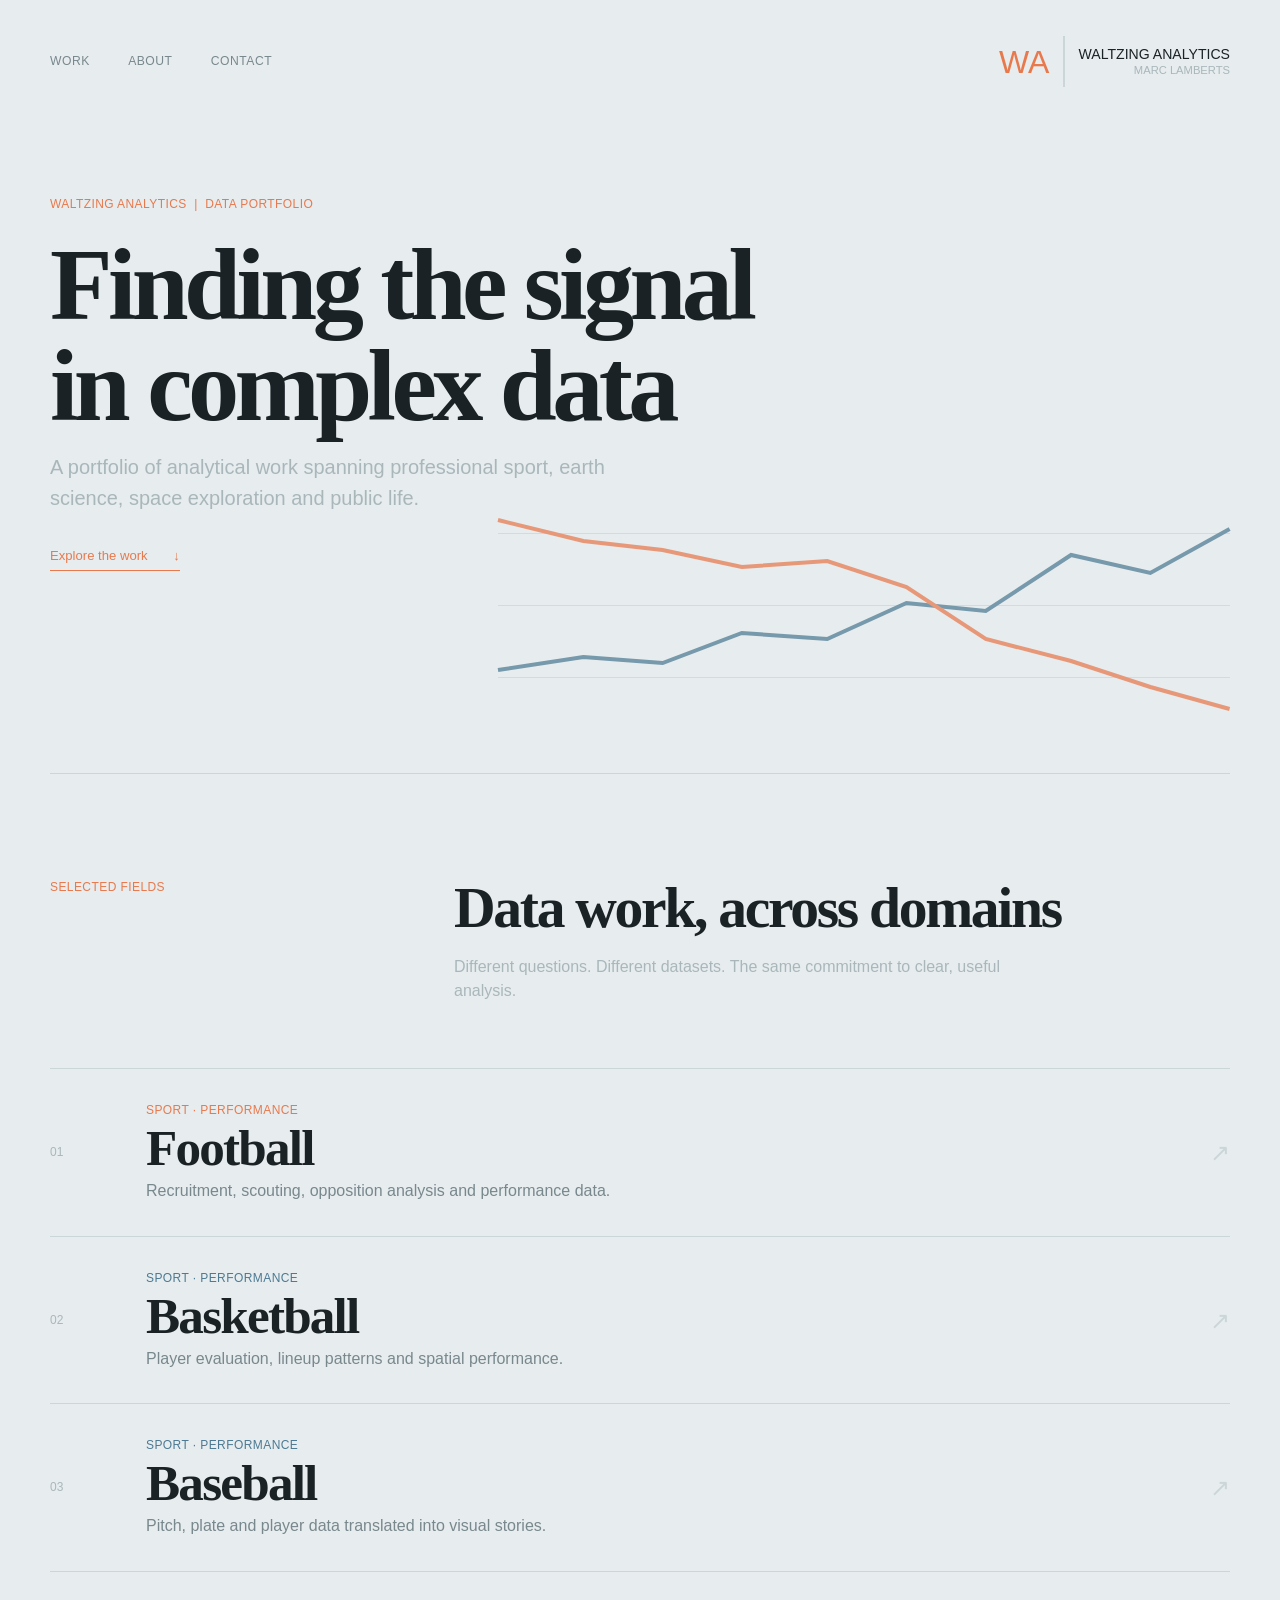
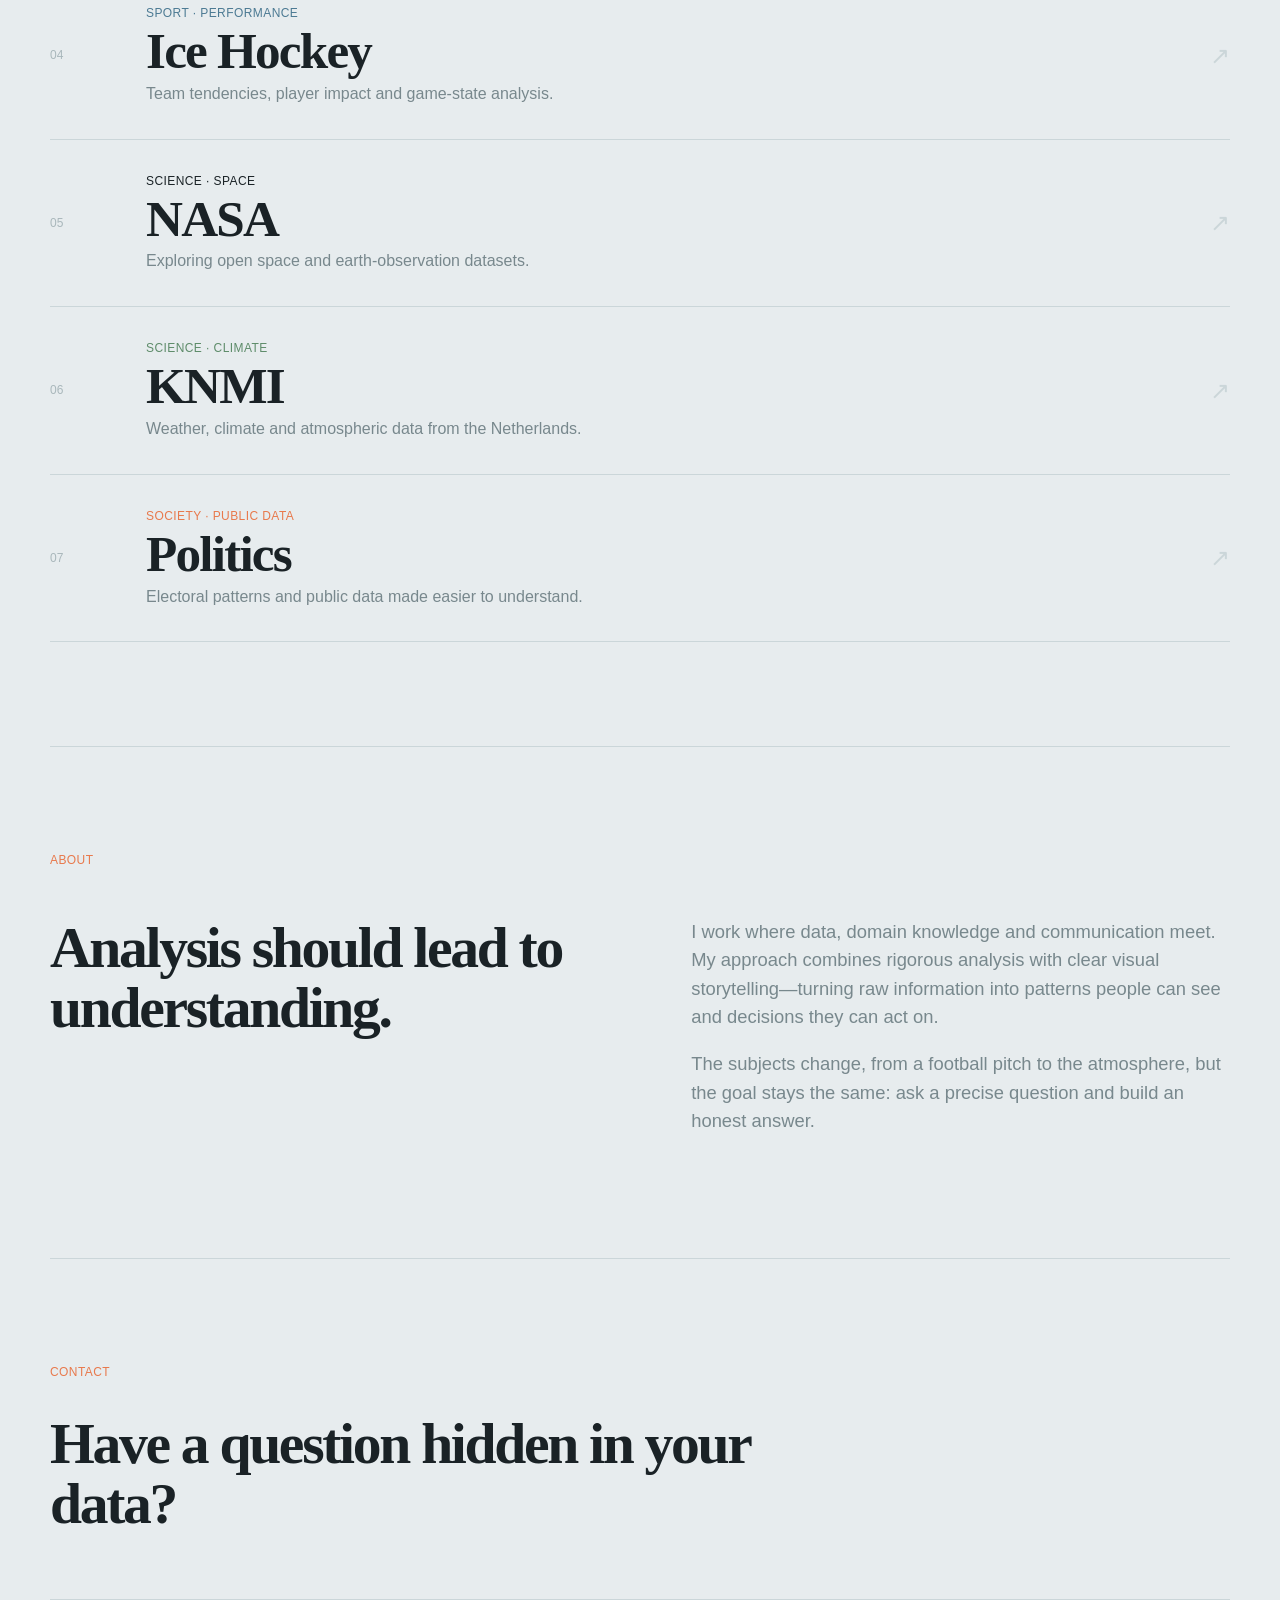
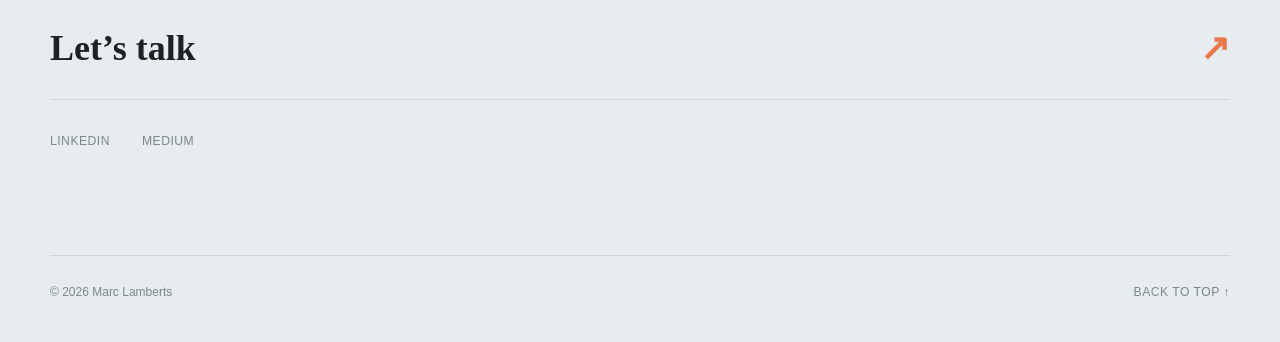
<file: index.html>
<!DOCTYPE html>
<html lang="en">
<head>
  <meta charset="UTF-8" />
  <meta name="viewport" content="width=device-width, initial-scale=1.0" />
  <title>Marc Lamberts — Data Portfolio</title>
  <meta name="description" content="Data analysis and visualisation across sport, science, weather and politics by Marc Lamberts." />
  <link rel="stylesheet" href="style.css" />
</head>
<body>
  <header class="site-header">
    <a class="wordmark" href="#top" aria-label="Waltzing Analytics, home"><span class="wordmark__mark">WA</span><span class="wordmark__divider"></span><span class="wordmark__text"><strong>Waltzing Analytics</strong><small>Marc Lamberts</small></span></a>
    <nav class="site-nav" aria-label="Main navigation"><a href="#work">Work</a><a href="#about">About</a><a href="#contact">Contact</a></nav>
  </header>

  <main id="top">
    <section class="hero" aria-labelledby="hero-title">
      <p class="eyebrow">Waltzing Analytics&nbsp; | &nbsp;Data portfolio</p>
      <h1 id="hero-title">Finding the signal<br />in complex data</h1>
      <p class="hero__intro">A portfolio of analytical work spanning professional sport, earth science, space exploration and public life.</p>
      <a class="hero__link" href="#work">Explore the work <span aria-hidden="true">↓</span></a>
      <div class="hero__chart" aria-hidden="true">
        <span class="chart-grid chart-grid--one"></span><span class="chart-grid chart-grid--two"></span><span class="chart-grid chart-grid--three"></span>
        <svg viewBox="0 0 600 240" preserveAspectRatio="none">
          <polyline class="chart-line chart-line--blue" points="0,185 70,172 135,178 200,148 270,154 335,118 400,126 470,70 535,88 600,44" />
          <polyline class="chart-line chart-line--coral" points="0,35 70,56 135,65 200,82 270,76 335,102 400,154 470,176 535,202 600,224" />
        </svg>
      </div>
    </section>

    <section id="work" class="work" aria-labelledby="work-title">
      <div class="section-heading">
        <p class="eyebrow">Selected fields</p>
        <h2 id="work-title">Data work, across domains</h2>
        <p>Different questions. Different datasets. The same commitment to clear, useful analysis.</p>
      </div>
      <div class="project-grid">
        <article class="project-card project-card--football"><span class="project-card__number">01</span><div><p class="project-card__type">Sport · Performance</p><h3>Football</h3><p>Recruitment, scouting, opposition analysis and performance data.</p></div><span class="project-card__arrow" aria-hidden="true">↗</span></article>
        <article class="project-card"><span class="project-card__number">02</span><div><p class="project-card__type">Sport · Performance</p><h3>Basketball</h3><p>Player evaluation, lineup patterns and spatial performance.</p></div><span class="project-card__arrow" aria-hidden="true">↗</span></article>
        <article class="project-card"><span class="project-card__number">03</span><div><p class="project-card__type">Sport · Performance</p><h3>Baseball</h3><p>Pitch, plate and player data translated into visual stories.</p></div><span class="project-card__arrow" aria-hidden="true">↗</span></article>
        <article class="project-card"><span class="project-card__number">04</span><div><p class="project-card__type">Sport · Performance</p><h3>Ice Hockey</h3><p>Team tendencies, player impact and game-state analysis.</p></div><span class="project-card__arrow" aria-hidden="true">↗</span></article>
        <article class="project-card project-card--nasa"><span class="project-card__number">05</span><div><p class="project-card__type">Science · Space</p><h3>NASA</h3><p>Exploring open space and earth-observation datasets.</p></div><span class="project-card__arrow" aria-hidden="true">↗</span></article>
        <article class="project-card project-card--knmi"><span class="project-card__number">06</span><div><p class="project-card__type">Science · Climate</p><h3>KNMI</h3><p>Weather, climate and atmospheric data from the Netherlands.</p></div><span class="project-card__arrow" aria-hidden="true">↗</span></article>
        <article class="project-card project-card--politics"><span class="project-card__number">07</span><div><p class="project-card__type">Society · Public data</p><h3>Politics</h3><p>Electoral patterns and public data made easier to understand.</p></div><span class="project-card__arrow" aria-hidden="true">↗</span></article>
      </div>
    </section>

    <section id="about" class="about" aria-labelledby="about-title">
      <p class="eyebrow">About</p>
      <div class="about__content">
        <h2 id="about-title">Analysis should lead to understanding.</h2>
        <div class="about__copy"><p>I work where data, domain knowledge and communication meet. My approach combines rigorous analysis with clear visual storytelling—turning raw information into patterns people can see and decisions they can act on.</p><p>The subjects change, from a football pitch to the atmosphere, but the goal stays the same: ask a precise question and build an honest answer.</p></div>
      </div>
    </section>

    <section id="contact" class="contact" aria-labelledby="contact-title">
      <p class="eyebrow">Contact</p>
      <h2 id="contact-title">Have a question hidden in your data?</h2>
      <a class="contact__email" href="mailto:marclamberts@outlook.com">Let’s talk <span aria-hidden="true">↗</span></a>
      <div class="contact__links"><a href="https://www.linkedin.com/in/marclamberts/" target="_blank" rel="noopener noreferrer">LinkedIn</a><a href="https://marclamberts.medium.com/" target="_blank" rel="noopener noreferrer">Medium</a></div>
    </section>
  </main>

  <footer class="site-footer"><span>© 2026 Marc Lamberts</span><a href="#top">Back to top ↑</a></footer>
</body>
</html>
</file>
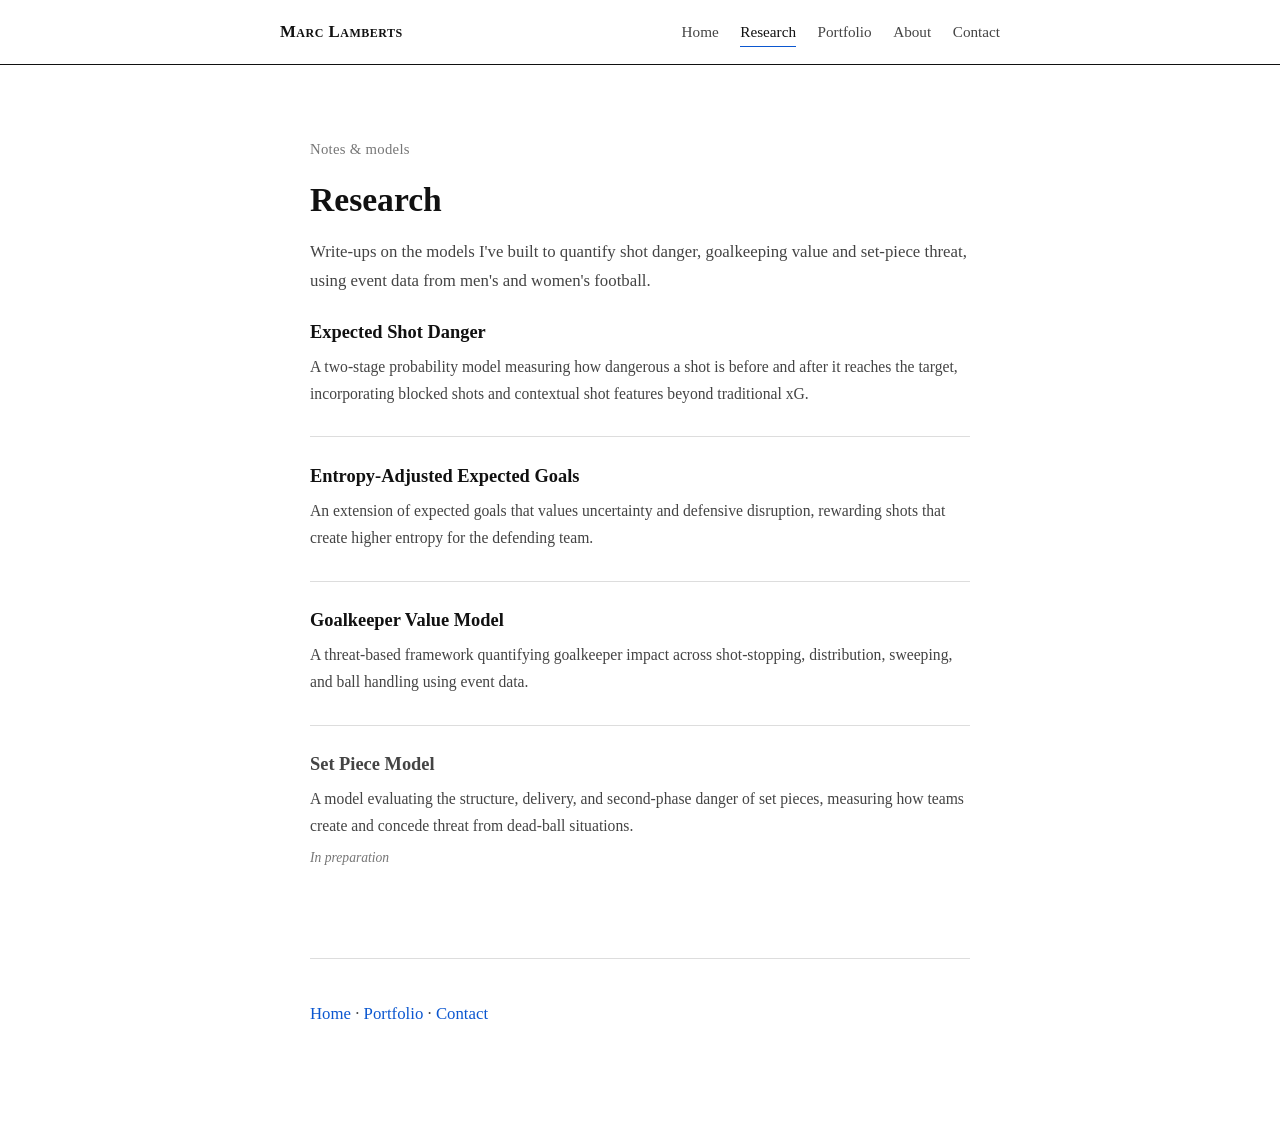
<file: research.html>
<!DOCTYPE html>
<html lang="en">
<head>
  <meta charset="UTF-8" />
  <meta name="viewport" content="width=device-width, initial-scale=1.0" />
  <title>Research | Marc Lamberts</title>

  <link rel="preconnect" href="https://fonts.googleapis.com">
  <link rel="preconnect" href="https://fonts.gstatic.com" crossorigin>
  <link href="https://fonts.googleapis.com/css2?family=Tinos:wght@400;700&family=STIX+Two+Text:ital,wght@0,400;0,700;1,400;1,700&display=swap" rel="stylesheet">
  <link rel="stylesheet" href="assets/css/site.css">
</head>
<body>

  <header class="site-header">
    <div class="site-header-inner">
      <a href="index.html" class="site-title">Marc Lamberts</a>
      <nav class="site-nav">
        <a href="index.html">Home</a>
        <a href="research.html" class="active">Research</a>
        <a href="portfolio.html">Portfolio</a>
        <a href="about.html">About</a>
        <a href="contact.html">Contact</a>
      </nav>
    </div>
  </header>

  <main class="container">

    <p class="kicker">Notes &amp; models</p>
    <h1>Research</h1>

    <p>
      Write-ups on the models I've built to quantify shot danger, goalkeeping value and
      set-piece threat, using event data from men's and women's football.
    </p>

    <ul class="research-list">

      <li class="research-item">
        <h3><a href="expected-shot-danger.html">Expected Shot Danger</a></h3>
        <p>A two-stage probability model measuring how dangerous a shot is before and after it
          reaches the target, incorporating blocked shots and contextual shot features beyond
          traditional xG.</p>
      </li>

      <li class="research-item">
        <h3><a href="entropy-adjusted-xg.html">Entropy-Adjusted Expected Goals</a></h3>
        <p>An extension of expected goals that values uncertainty and defensive disruption,
          rewarding shots that create higher entropy for the defending team.</p>
      </li>

      <li class="research-item">
        <h3><a href="goalkeeper-value-model.html">Goalkeeper Value Model</a></h3>
        <p>A threat-based framework quantifying goalkeeper impact across shot-stopping,
          distribution, sweeping, and ball handling using event data.</p>
      </li>

      <li class="research-item">
        <h3>Set Piece Model</h3>
        <p>A model evaluating the structure, delivery, and second-phase danger of set pieces,
          measuring how teams create and concede threat from dead-ball situations.</p>
        <span class="status">In preparation</span>
      </li>

    </ul>

    <footer class="site-footer">
      <p>
        <a href="index.html">Home</a> ·
        <a href="portfolio.html">Portfolio</a> ·
        <a href="contact.html">Contact</a>
      </p>
    </footer>

  </main>

</body>
</html>
</file>
<file: style.css>
:root {
  --canvas: #e7ecee;
  --ink: #1a2226;
  --muted: #78888d;
  --muted-2: #a9b7bb;
  --hair: #cbd6d9;
  --coral: #e8794c;
  --mid: #4c7a93;
  --def: #5e8c6a;
  --max-width: 1180px;
}

* { box-sizing: border-box; }
html { scroll-behavior: smooth; }
body {
  margin: 0;
  background: var(--canvas);
  color: var(--ink);
  font-family: "Helvetica Neue", Helvetica, Arial, sans-serif;
  line-height: 1.55;
  -webkit-font-smoothing: antialiased;
}
a { color: inherit; }

.site-header,
.hero,
.work,
.about,
.contact,
.site-footer {
  width: min(calc(100% - 6rem), var(--max-width));
  margin-inline: auto;
}

.site-header {
  display: flex;
  align-items: center;
  justify-content: space-between;
  padding: 2.25rem 0;
}

.wordmark {
  display: flex;
  align-items: center;
  gap: 0.85rem;
  margin-left: auto;
  text-decoration: none;
  text-transform: uppercase;
}
.wordmark__mark {
  color: var(--coral);
  font-size: 2rem;
  font-weight: 400;
  line-height: 1;
}
.wordmark__divider { width: 2px; height: 3.2rem; background: var(--hair); }
.wordmark__text { display: flex; flex-direction: column; align-items: flex-end; line-height: 1.25; }
.wordmark__text strong { font-size: 0.88rem; font-weight: 500; }
.wordmark__text small { color: var(--muted-2); font-size: 0.7rem; font-weight: 500; }
.site-nav { display: flex; order: -1; gap: clamp(1.25rem, 3vw, 2.5rem); }
.site-nav a,
.site-footer a,
.contact__links a {
  color: var(--muted);
  font-size: 0.76rem;
  font-weight: 500;
  letter-spacing: 0.04em;
  text-decoration: none;
  text-transform: uppercase;
}
.site-nav a:hover,
.site-footer a:hover,
.contact__links a:hover { color: var(--coral); }

main { overflow: hidden; }
.hero { position: relative; min-height: 650px; padding: 4.5rem 0 4rem; }
.eyebrow,
.project-card__type {
  margin: 0;
  color: var(--coral);
  font-size: 0.75rem;
  font-weight: 500;
  letter-spacing: 0.035em;
  text-transform: uppercase;
}
.hero h1,
.section-heading h2,
.about h2,
.contact h2,
.project-card h3 {
  font-family: Georgia, "Times New Roman", serif;
}
.hero h1 {
  position: relative;
  z-index: 2;
  max-width: 900px;
  margin: 1.35rem 0 1rem;
  font-size: clamp(3.6rem, 8vw, 7rem);
  font-weight: 700;
  letter-spacing: -0.045em;
  line-height: 0.98;
}
.hero__intro {
  position: relative;
  z-index: 2;
  max-width: 560px;
  margin: 0;
  color: var(--muted-2);
  font-size: clamp(1rem, 1.8vw, 1.25rem);
}
.hero__link {
  position: relative;
  z-index: 2;
  display: inline-flex;
  gap: 1.6rem;
  margin-top: 2rem;
  padding-bottom: 0.25rem;
  border-bottom: 1px solid var(--coral);
  color: var(--coral);
  font-size: 0.82rem;
  font-weight: 500;
  text-decoration: none;
}
.hero__chart {
  position: absolute;
  right: 0;
  bottom: 3rem;
  width: 62%;
  height: 240px;
  opacity: 0.72;
}
.hero__chart svg { position: absolute; inset: 0; width: 100%; height: 100%; overflow: visible; }
.chart-grid { position: absolute; right: 0; left: 0; height: 1px; background: var(--hair); }
.chart-grid--one { top: 20%; }
.chart-grid--two { top: 50%; }
.chart-grid--three { top: 80%; }
.chart-line { fill: none; stroke-width: 4; vector-effect: non-scaling-stroke; }
.chart-line--blue { stroke: var(--mid); }
.chart-line--coral { stroke: var(--coral); }

.work,
.about,
.contact { padding: 6.5rem 0; border-top: 1px solid var(--hair); }
.section-heading { display: grid; grid-template-columns: 1fr 2fr; gap: 1rem; margin-bottom: 4rem; }
.section-heading h2,
.about h2,
.contact h2 {
  margin: 0;
  font-size: clamp(2.4rem, 4.5vw, 4.5rem);
  font-weight: 700;
  letter-spacing: -0.04em;
  line-height: 1.05;
}
.section-heading > p:last-child { grid-column: 2; max-width: 560px; margin: 0; color: var(--muted-2); }

.project-grid { border-top: 1px solid var(--hair); }
.project-card {
  position: relative;
  display: grid;
  grid-template-columns: 4rem minmax(0, 1fr) auto;
  gap: 2rem;
  align-items: center;
  min-height: 155px;
  padding: 2rem 0;
  border-bottom: 1px solid var(--hair);
}
.project-card::before {
  position: absolute;
  top: -1px;
  bottom: -1px;
  left: -1.5rem;
  width: 0;
  content: "";
  background: rgba(255, 255, 255, 0.28);
  transition: width 220ms ease;
}
.project-card:hover::before { width: calc(100% + 3rem); }
.project-card > * { position: relative; }
.project-card__number { color: var(--muted-2); font-size: 0.75rem; }
.project-card h3 {
  margin: 0.15rem 0 0.35rem;
  font-size: clamp(2rem, 4vw, 3.8rem);
  font-weight: 700;
  letter-spacing: -0.035em;
  line-height: 1;
}
.project-card p:last-child { max-width: 560px; margin: 0; color: var(--muted); }
.project-card__arrow { color: var(--hair); font-size: 1.5rem; }
.project-card:nth-child(2) .project-card__type,
.project-card:nth-child(3) .project-card__type,
.project-card:nth-child(4) .project-card__type { color: var(--mid); }
.project-card--nasa .project-card__type { color: var(--ink); }
.project-card--knmi .project-card__type { color: var(--def); }
.project-card--politics .project-card__type { color: var(--coral); }

.about__content { display: grid; grid-template-columns: 1fr 1fr; gap: clamp(3rem, 8vw, 8rem); margin-top: 3rem; }
.about__copy { color: var(--muted); font-size: clamp(1rem, 1.6vw, 1.15rem); }
.about__copy p:first-child { margin-top: 0; }
.contact h2 { max-width: 800px; margin: 2rem 0 4rem; }
.contact__email {
  display: flex;
  justify-content: space-between;
  padding: 1.35rem 0;
  border-block: 1px solid var(--hair);
  color: var(--ink);
  font-family: Georgia, "Times New Roman", serif;
  font-size: clamp(1.4rem, 3vw, 2.25rem);
  font-weight: 700;
  text-decoration: none;
}
.contact__email span { color: var(--coral); }
.contact__links { display: flex; gap: 2rem; margin-top: 2rem; }
.site-footer { display: flex; justify-content: space-between; padding: 1.7rem 0 2.5rem; border-top: 1px solid var(--hair); color: var(--muted); font-size: 0.75rem; }

@media (max-width: 760px) {
  .site-header,.hero,.work,.about,.contact,.site-footer { width: min(calc(100% - 2rem),var(--max-width)); }
  .site-header { align-items: flex-start; }
  .site-nav { gap: 0.8rem; padding-top: 0.5rem; }
  .wordmark__text { display: none; }
  .wordmark__divider { display: none; }
  .hero { min-height: 610px; padding-top: 4rem; }
  .hero__chart { right: -8rem; bottom: 2rem; width: 120%; opacity: 0.48; }
  .section-heading,.about__content { grid-template-columns: 1fr; }
  .section-heading > p:last-child { grid-column: 1; }
  .project-card { grid-template-columns: 2rem 1fr auto; gap: 0.75rem; min-height: 170px; }
  .project-card p:last-child { font-size: 0.9rem; }
}

@media (prefers-reduced-motion: reduce) {
  html { scroll-behavior: auto; }
  * { transition: none !important; }
}
</file>
<file: assets/css/site.css>
/* Shared academic design system — Marc Lamberts */

:root{
  --text:#111;
  --muted:#444;
  --faint:#767676;
  --rule:#111;
  --rule-faint:#ddd;
  --link:#0b57d0;
  --bg:#fff;
  --codebg:#fafafa;
}

*{ box-sizing:border-box; }

html, body{ background:var(--bg); color:var(--text); }

body{
  margin:0;
  font-family:"Tinos","Times New Roman",Times,serif;
  font-size:16px;
  line-height:1.65;
  -webkit-font-smoothing:antialiased;
  text-rendering:optimizeLegibility;
}

/* ---------- Site header / nav ---------- */

.site-header{
  border-bottom:1px solid var(--rule);
  background:var(--bg);
  position:sticky;
  top:0;
  z-index:20;
}

.site-header-inner{
  max-width:760px;
  margin:0 auto;
  padding:1.1rem 1.25rem;
  display:flex;
  justify-content:space-between;
  align-items:baseline;
  flex-wrap:wrap;
  gap:.75rem 1.5rem;
}

.site-title{
  font-family:"Tinos","Times New Roman",Times,serif;
  font-weight:700;
  font-size:1.05rem;
  font-variant-caps:small-caps;
  letter-spacing:.03em;
  color:var(--text);
  text-decoration:none;
}

.site-nav{
  display:flex;
  gap:1.35rem;
  flex-wrap:wrap;
}

.site-nav a{
  font-size:.95rem;
  color:var(--muted);
  text-decoration:none;
  border-bottom:1px solid transparent;
  padding-bottom:2px;
}

.site-nav a:hover,
.site-nav a.active{
  color:var(--text);
  border-bottom-color:var(--link);
}

/* ---------- Page container & typography ---------- */

.container{
  max-width:700px;
  margin:0 auto;
  padding:3.5rem 1.25rem 5rem;
}

h1{
  font-size:2.1rem;
  line-height:1.25;
  margin:0 0 .6rem;
  font-weight:700;
}

h2{
  font-size:1.35rem;
  margin:2.4rem 0 .85rem;
  padding-bottom:.4rem;
  border-bottom:1px solid var(--rule-faint);
  font-weight:700;
}

h3{
  font-size:1.1rem;
  margin:1.6rem 0 .5rem;
  font-weight:700;
}

p{
  color:var(--muted);
  font-size:1.05rem;
  margin:1rem 0;
  line-height:1.75;
}

ul, ol{
  color:var(--muted);
  font-size:1.05rem;
  line-height:1.75;
  margin:1rem 0 1rem 1.3rem;
}

li{ margin:.4rem 0; }

a{
  color:var(--link);
  text-decoration:none;
}
a:hover{ text-decoration:underline; }

.kicker{
  color:var(--faint);
  font-size:.92rem;
  letter-spacing:.02em;
}

.formula, .equation{
  font-family:ui-monospace, SFMono-Regular, Menlo, Monaco, Consolas, "Liberation Mono","Courier New", monospace;
  background:var(--codebg);
  border:1px solid var(--rule-faint);
  padding:1rem 1.1rem;
  margin:1.3rem 0;
  color:var(--text);
  font-size:.95rem;
  overflow:auto;
}

/* ---------- Research listing (used on research.html and home preview) ---------- */

.research-list{
  list-style:none;
  margin:0;
  padding:0;
}

.research-item{
  padding:1.4rem 0;
  border-top:1px solid var(--rule-faint);
}

.research-item:first-child{ border-top:none; padding-top:.25rem; }

.research-item h3{
  margin:0 0 .3rem;
  font-size:1.15rem;
}

.research-item h3 a{
  color:var(--text);
}
.research-item h3 a:hover{ color:var(--link); }

.research-item p{
  margin:.3rem 0 0;
  font-size:.98rem;
}

.research-item .status{
  display:inline-block;
  margin-top:.4rem;
  font-size:.85rem;
  color:var(--faint);
  font-style:italic;
}

/* ---------- Footer ---------- */

.site-footer{
  margin-top:4rem;
  padding-top:1.5rem;
  border-top:1px solid var(--rule-faint);
  color:var(--faint);
  font-size:.92rem;
  line-height:1.8;
}

@media (max-width:600px){
  .site-header-inner{ flex-direction:column; align-items:flex-start; gap:.6rem; }
  .container{ padding:2.5rem 1.1rem 4rem; }
}
</file>
